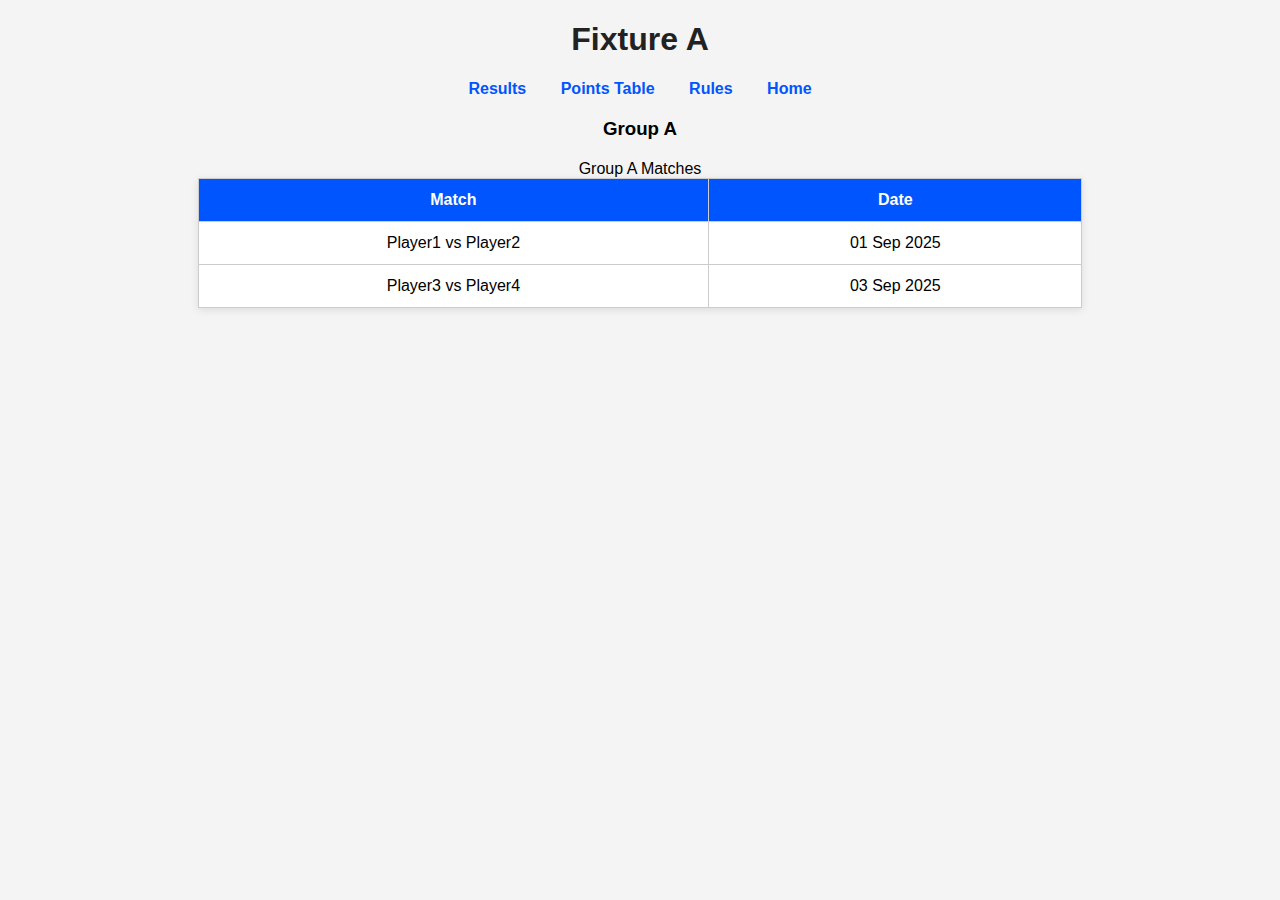
<file: fixtureA.html>
<!DOCTYPE html>
<html lang="en">
<head>
  <meta charset="UTF-8">
  <title>Fixture A</title>
  <link rel="stylesheet" href="style.css">
</head>
<body>
  <h1>Fixture A</h1>
  <nav>
    <a href="resultsA.html">Results</a>
    <a href="points.html">Points Table</a>
    <a href="rules.html">Rules</a>
    <a href="index.html">Home</a>
  </nav>

  <h3>Group A</h3>
  <table>
    <caption>Group A Matches</caption>
    <tr>
      <th>Match</th>
      <th>Date</th>
    </tr>
    <tr>
      <td>Player1 vs Player2</td>
      <td>01 Sep 2025</td>
    </tr>
    <tr>
      <td>Player3 vs Player4</td>
      <td>03 Sep 2025</td>
    </tr>
  </table>
</body>
</html>
</file>
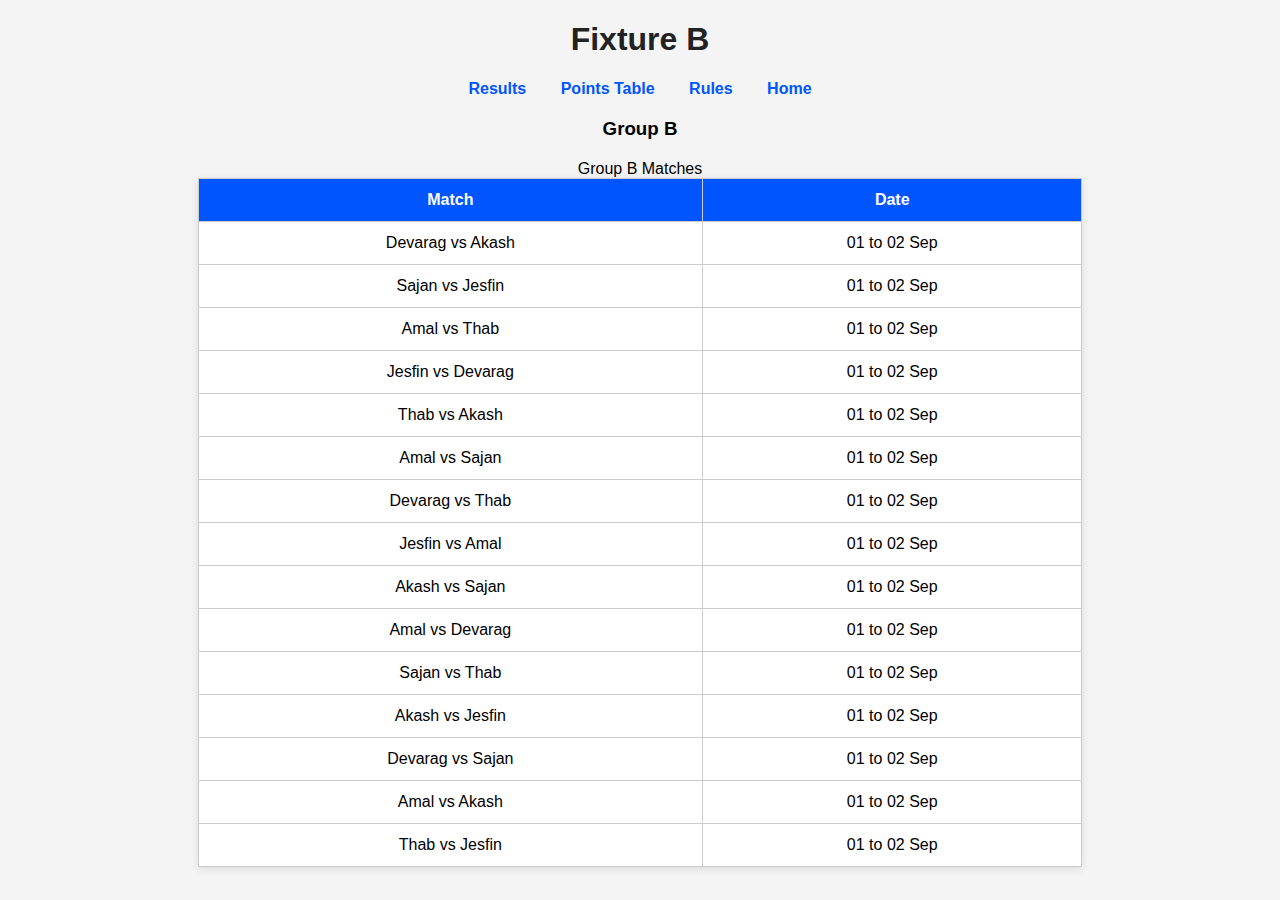
<file: fixtureB.html>
<!DOCTYPE html>
<html lang="en">
<head>
  <meta charset="UTF-8">
  <title>Fixture B</title>
  <link rel="stylesheet" href="style.css">
</head>
<body>
  <h1>Fixture B</h1>
  <nav>
    <a href="resultsB.html">Results</a>
    <a href="points.html">Points Table</a>
    <a href="rules.html">Rules</a>
    <a href="index.html">Home</a>
  </nav>

  <h3>Group B</h3>
  <table>
    <caption>Group B Matches</caption>
    <tr>
      <th>Match</th>
      <th>Date</th>
    <tr>
      <td>Devarag vs Akash</td>
      <td>01 to 02 Sep</td>
    </tr>
    <tr>
      <td>Sajan vs Jesfin</td>
      <td>01 to 02 Sep</td>
    </tr>
      <tr>
      <td>Amal vs Thab</td>
      <td>01 to 02 Sep</td>
    </tr>
        <tr>
      <td>Jesfin vs Devarag</td>
      <td>01 to 02 Sep</td>
    </tr>
      <tr>
      <td>Thab vs Akash</td>
      <td>01 to 02 Sep</td>
    </tr>
      <tr>
      <td>Amal vs Sajan</td>
      <td>01 to 02 Sep</td>
    </tr>
      <tr>
      <td>Devarag vs Thab</td>
      <td>01 to 02 Sep</td>
    </tr>
      <tr>
      <td>Jesfin vs Amal</td>
      <td>01 to 02 Sep</td>
    </tr>
      <tr>
      <td>Akash vs Sajan</td>
      <td>01 to 02 Sep</td>
    </tr>
      <tr>
      <td>Amal vs Devarag</td>
      <td>01 to 02 Sep</td>
    </tr>
      <tr>
      <td>Sajan vs Thab</td>
      <td>01 to 02 Sep</td>
    </tr>
      <tr>
      <td>Akash vs Jesfin</td>
      <td>01 to 02 Sep</td>
    </tr>
    <tr>
      <td>Devarag vs Sajan</td>
      <td>01 to 02 Sep</td>
    </tr>
      <tr>
      <td>Amal vs Akash</td>
      <td>01 to 02 Sep</td>
    </tr>
      <tr>
      <td>Thab vs Jesfin</td>
      <td>01 to 02 Sep</td>
    </tr>
  
  </table>
</body>
</html>
</file>
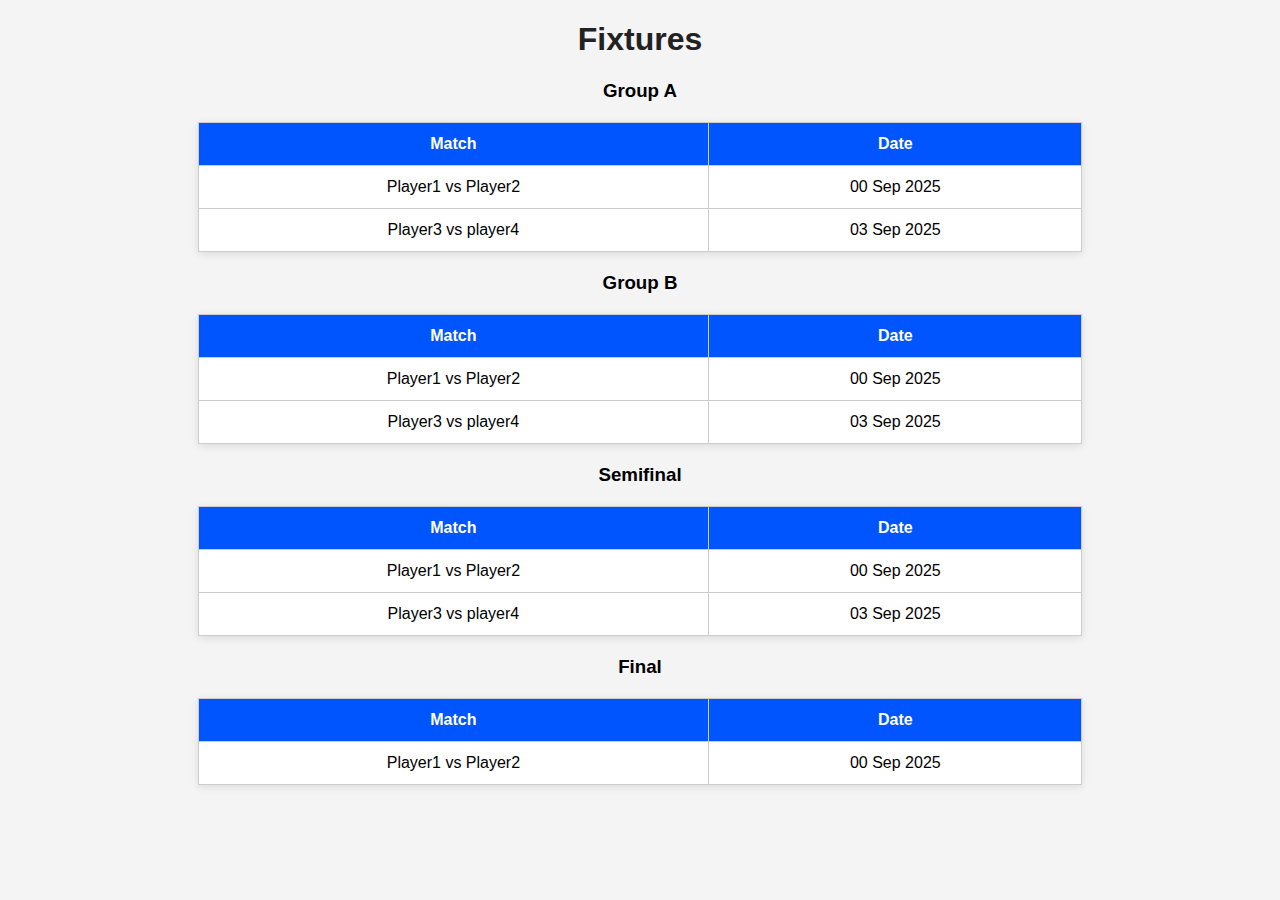
<file: fixtures.html>
<!DOCTYPE html>
<html lang="en">
<head>
  <meta charset="UTF-8">
  <title>Fixtures</title>
  <link rel="stylesheet" href="style.css">
</head>
<body>
  <h1>Fixtures</h1>
  <h3>Group A</h3>
  <table>
    <tr>
      <th>Match</th>
      <th>Date</th>
    </tr>
    <tr>
      <td>Player1 vs Player2</td>
      <td>00 Sep 2025</td>
    </tr>
    <tr>
      <td>Player3 vs player4</td>
      <td>03 Sep 2025</td>
    </tr>
  </table>
  <h3>Group B</h3>
  <table>
    <tr>
      <th>Match</th>
      <th>Date</th>
    </tr>
    <tr>
      <td>Player1 vs Player2</td>
      <td>00 Sep 2025</td>
    </tr>
    <tr>
      <td>Player3 vs player4</td>
      <td>03 Sep 2025</td>
    </tr>
  </table> 
  <h3>Semifinal</h3>
  <table>
    <tr>
      <th>Match</th>
      <th>Date</th>
    </tr>
    <tr>
      <td>Player1 vs Player2</td>
      <td>00 Sep 2025</td>
    </tr>
    <tr>
      <td>Player3 vs player4</td>
      <td>03 Sep 2025</td>
    </tr>
  </table>
  <h3>Final</h3>
  <table>
    <tr>
      <th>Match</th>
      <th>Date</th>
    </tr>
    <tr>
      <td>Player1 vs Player2</td>
      <td>00 Sep 2025</td>
    </tr>
  </table>
</body>
</html>
</file>
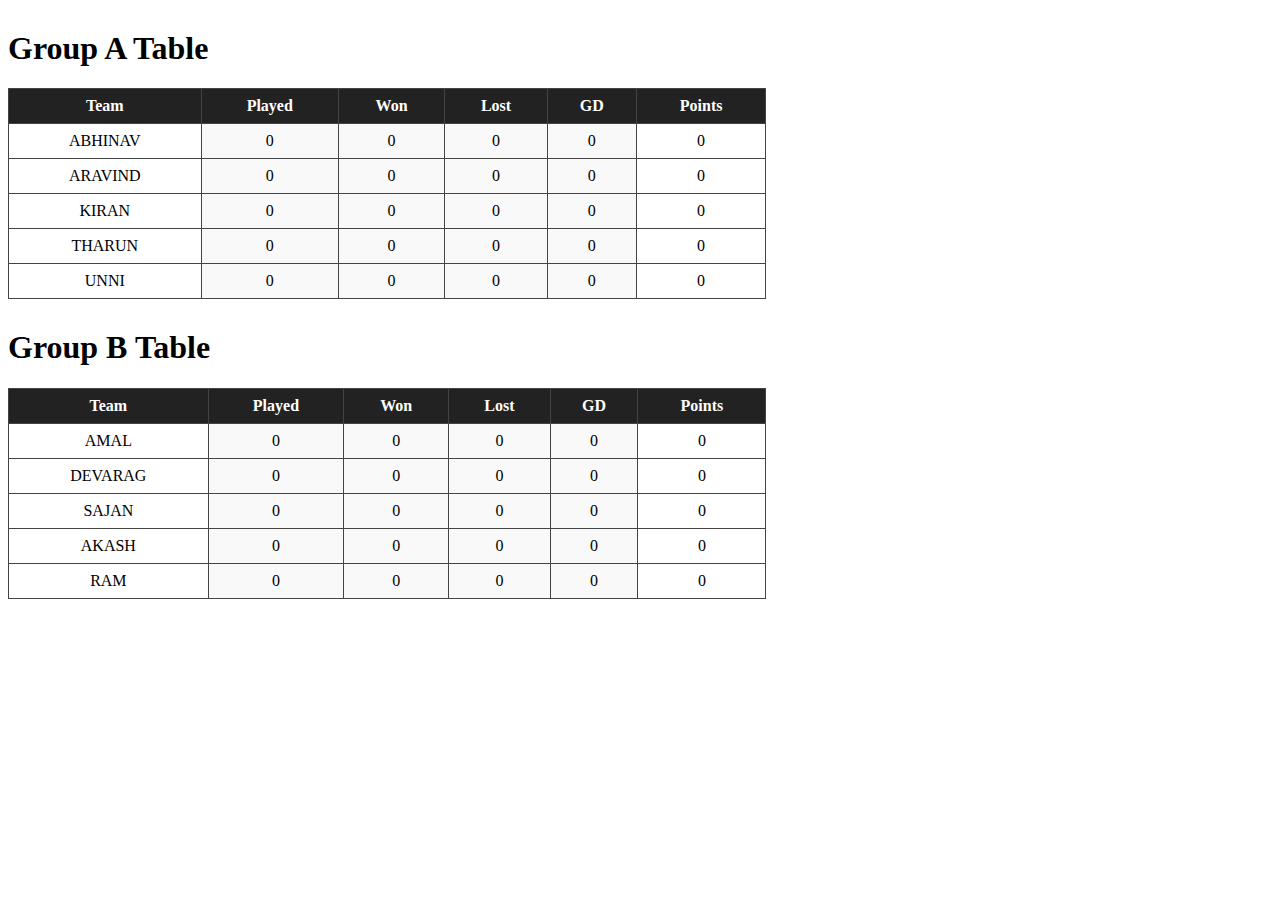
<file: points.html>
<!DOCTYPE html>
<html lang="en">
<head>
  <meta charset="UTF-8">
  <title>Points Table</title>
  <style>
    table {
      border-collapse: collapse;
      width: 60%;
      margin-bottom: 30px;
    }
    th, td {
      border: 1px solid #444;
      padding: 8px;
      text-align: center;
    }
    th {
      background: #222;
      color: white;
    }
    td[contenteditable="true"] {
      background: #f9f9f9;
    }
    h1 {
      margin-top: 30px;
    }
  </style>
</head>
<body>
  <h1>Group A Table</h1>
  <table id="groupA">
    <tr>
      <th>Team</th>
      <th>Played</th>
      <th>Won</th>
      <th>Lost</th>
      <th>GD</th>
      <th>Points</th>
    </tr>
    <tr>
      <td>ABHINAV</td>
      <td contenteditable="true">0</td>
      <td contenteditable="true">0</td>
      <td contenteditable="true">0</td>
      <td contenteditable="true">0</td>
      <td>0</td>
    </tr>
    <tr>
      <td>ARAVIND</td>
      <td contenteditable="true">0</td>
      <td contenteditable="true">0</td>
      <td contenteditable="true">0</td>
      <td contenteditable="true">0</td>
      <td>0</td>
    </tr>
    <tr>
      <td>KIRAN</td>
      <td contenteditable="true">0</td>
      <td contenteditable="true">0</td>
      <td contenteditable="true">0</td>
      <td contenteditable="true">0</td>
      <td>0</td>
    </tr>
    <tr>
      <td>THARUN</td>
      <td contenteditable="true">0</td>
      <td contenteditable="true">0</td>
      <td contenteditable="true">0</td>
      <td contenteditable="true">0</td>
      <td>0</td>
    </tr>
     <tr>
      <td>UNNI</td>
      <td contenteditable="true">0</td>
      <td contenteditable="true">0</td>
      <td contenteditable="true">0</td>
      <td contenteditable="true">0</td>
      <td>0</td>
    </tr>
  </table>

  <h1>Group B Table</h1>
   <table id="groupB">
    <tr>
      <th>Team</th>
      <th>Played</th>
      <th>Won</th>
      <th>Lost</th>
      <th>GD</th>
      <th>Points</th>
    </tr>
    <tr>
      <td>AMAL</td>
      <td contenteditable="true">0</td>
      <td contenteditable="true">0</td>
      <td contenteditable="true">0</td>
      <td contenteditable="true">0</td>
      <td>0</td>
    </tr>
    <tr>
      <td>DEVARAG</td>
      <td contenteditable="true">0</td>
      <td contenteditable="true">0</td>
      <td contenteditable="true">0</td>
      <td contenteditable="true">0</td>
      <td>0</td>
    </tr>
    <tr>
      <td>SAJAN</td>
      <td contenteditable="true">0</td>
      <td contenteditable="true">0</td>
      <td contenteditable="true">0</td>
      <td contenteditable="true">0</td>
      <td>0</td>
    </tr>
    <tr>
      <td>AKASH</td>
      <td contenteditable="true">0</td>
      <td contenteditable="true">0</td>
      <td contenteditable="true">0</td>
      <td contenteditable="true">0</td>
      <td>0</td>
    </tr>
    <tr>
      <td>RAM</td>
      <td contenteditable="true">0</td>
      <td contenteditable="true">0</td>
      <td contenteditable="true">0</td>
      <td contenteditable="true">0</td>
      <td>0</td>
    </tr>
  </table>

  <script>
    function updatePointsAndSort(tableId) {
      let table = document.getElementById(tableId);
      let rows = Array.from(table.rows).slice(1); // skip header row

      // update points
      rows.forEach(row => {
        let wins = parseInt(row.cells[2].innerText) || 0;
        row.cells[5].innerText = wins * 3; // 3 points per win
      });

      // sort
      rows.sort((a, b) => {
        let pointsA = parseInt(a.cells[5].innerText) || 0;
        let pointsB = parseInt(b.cells[5].innerText) || 0;

        let gdA = parseInt(a.cells[4].innerText) || 0;
        let gdB = parseInt(b.cells[4].innerText) || 0;

        let winA = parseInt(a.cells[2].innerText) || 0;
        let winB = parseInt(b.cells[2].innerText) || 0;

        if (pointsB !== pointsA) return pointsB - pointsA;
        if (gdB !== gdA) return gdB - gdA;
        return winB - winA;
      });

      // reattach
      rows.forEach(row => table.appendChild(row));
    }

    // Auto update + sort when any editable cell changes
    document.querySelectorAll("td[contenteditable='true']").forEach(cell => {
      cell.addEventListener("input", () => {
        updatePointsAndSort("groupA");
        updatePointsAndSort("groupB");
      });
    });
  </script>
</body>
</html>
</file>
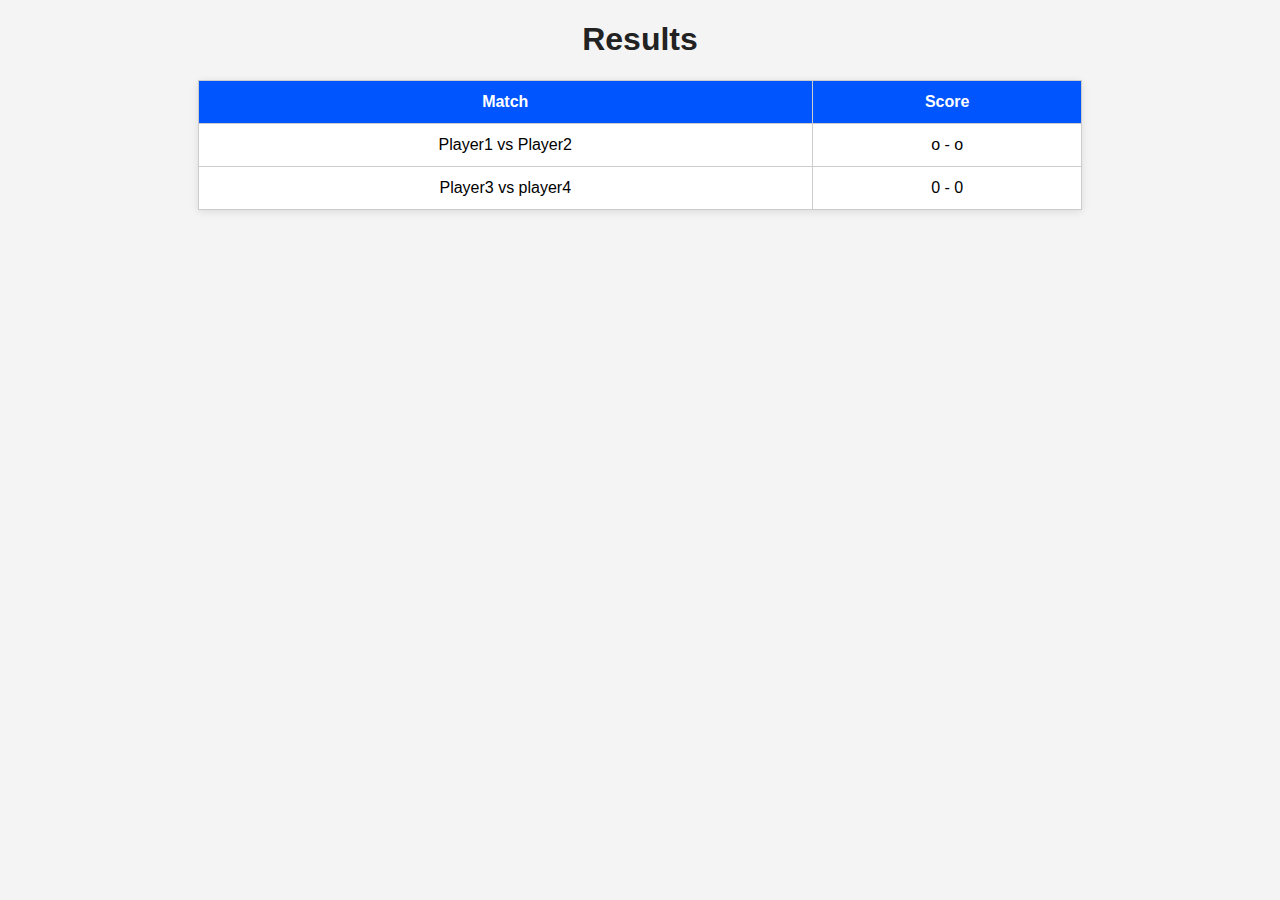
<file: results.html>
<!DOCTYPE html>
<html lang="en">
<head>
  <meta charset="UTF-8">
  <title>Results</title>
  <link rel="stylesheet" href="style.css">
</head>
<body>
  <h1>Results</h1>
  <table>
    <tr>
      <th>Match</th>
      <th>Score</th>
    </tr>
    <tr>
      <td>Player1 vs Player2</td>
      <td>o - o</td>
    </tr>
    <tr>
      <td>Player3 vs player4</td>
      <td>0 - 0</td>
    </tr>
  </table>
</body>
</html>
</file>
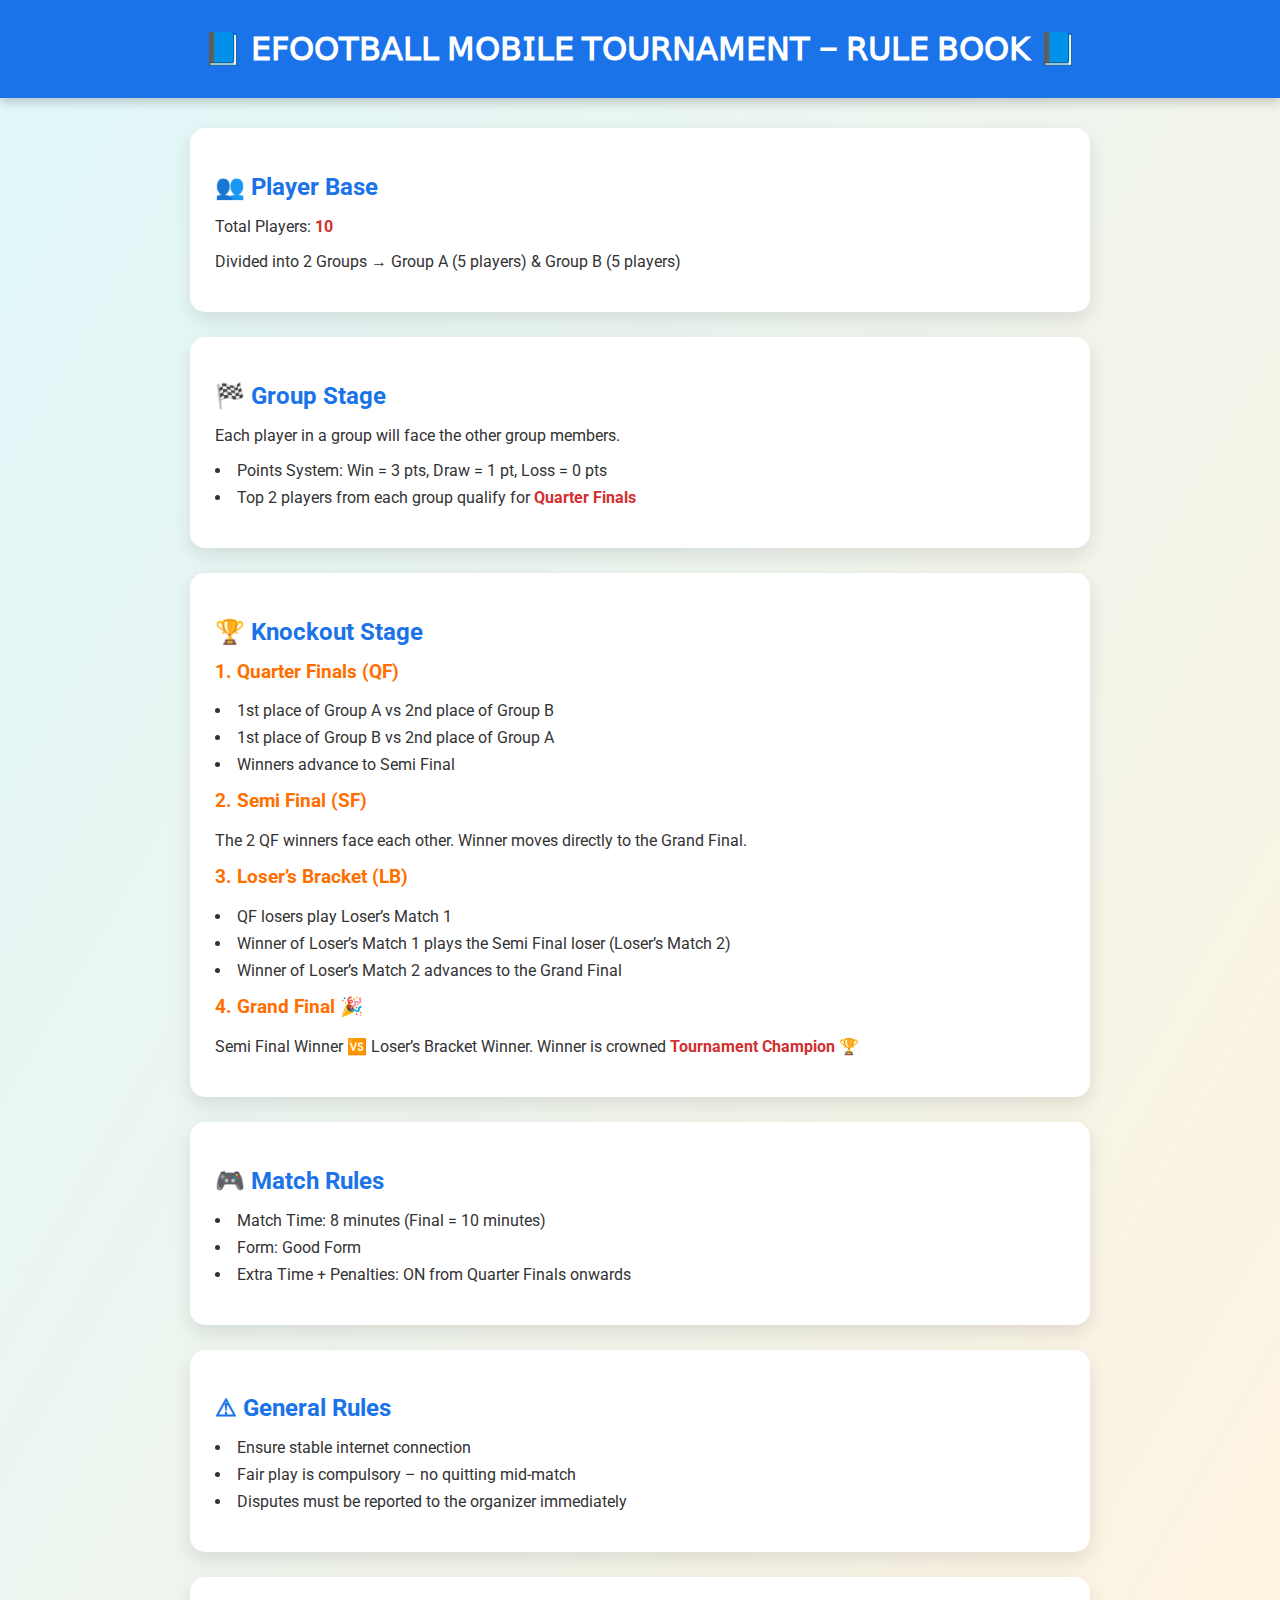
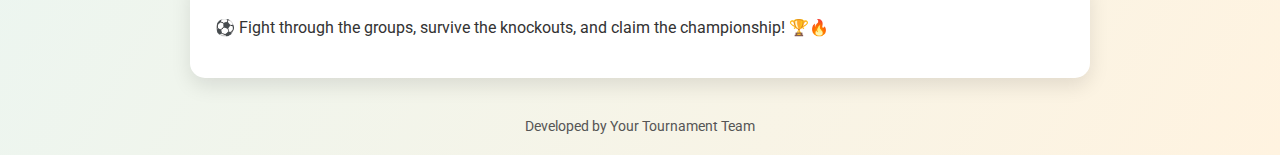
<file: rules.html>
<!DOCTYPE html>
<html lang="en">
<head>
  <meta charset="UTF-8">
  <meta name="viewport" content="width=device-width, initial-scale=1.0">
  <title>eFootball Mobile Tournament Rules</title>
  <link href="https://fonts.googleapis.com/css2?family=Roboto:wght@400;700&display=swap" rel="stylesheet">
  <style>
    body {
      font-family: 'Roboto', sans-serif;
      background: linear-gradient(120deg, #e0f7fa, #fff3e0);
      margin: 0;
      padding: 0;
      color: #333;
    }

    header {
      background-color: #1a73e8;
      color: white;
      text-align: center;
      padding: 30px 20px;
      font-size: 2rem;
      font-weight: 700;
      box-shadow: 0 4px 10px rgba(0,0,0,0.2);
    }

    .container {
      max-width: 900px;
      margin: 30px auto;
      padding: 0 20px;
    }

    .card {
      background-color: white;
      border-radius: 15px;
      padding: 25px;
      margin-bottom: 25px;
      box-shadow: 0 8px 20px rgba(0,0,0,0.1);
      transition: transform 0.2s;
    }

    .card:hover {
      transform: translateY(-5px);
    }

    h2 {
      color: #1a73e8;
      margin-bottom: 15px;
      display: flex;
      align-items: center;
      gap: 10px;
    }

    h3 {
      color: #ff6f00;
      margin-top: 15px;
    }

    ul {
      list-style: disc inside;
      margin-left: 0;
      padding-left: 0;
    }

    li {
      margin-bottom: 8px;
    }

    .emoji {
      font-size: 1.5rem;
    }

    .highlight {
      color: #d32f2f;
      font-weight: bold;
    }

    footer {
      text-align: center;
      margin: 40px 0 20px 0;
      color: #555;
      font-size: 0.9rem;
    }
  </style>
</head>
<body>

  <header>
    📘 𝖤𝖥𝖮𝖮𝖳𝖡𝖠𝖫𝖫 𝖬𝖮𝖡𝖨𝖫𝖤 𝖳𝖮𝖴𝖱𝖭𝖠𝖬𝖤𝖭𝖳 – 𝖱𝖴𝖫𝖤 𝖡𝖮𝖮𝖪 📘
  </header>

  <div class="container">

    <div class="card">
      <h2 class="emoji">👥 Player Base</h2>
      <p>Total Players: <span class="highlight">10</span></p>
      <p>Divided into 2 Groups → Group A (5 players) & Group B (5 players)</p>
    </div>

    <div class="card">
      <h2 class="emoji">🏁 Group Stage</h2>
      <p>Each player in a group will face the other group members.</p>
      <ul>
        <li>Points System: Win = 3 pts, Draw = 1 pt, Loss = 0 pts</li>
        <li>Top 2 players from each group qualify for <span class="highlight">Quarter Finals</span></li>
      </ul>
    </div>

    <div class="card">
      <h2 class="emoji">🏆 Knockout Stage</h2>
      
      <h3>1. Quarter Finals (QF)</h3>
      <ul>
        <li>1st place of Group A vs 2nd place of Group B</li>
        <li>1st place of Group B vs 2nd place of Group A</li>
        <li>Winners advance to Semi Final</li>
      </ul>

      <h3>2. Semi Final (SF)</h3>
      <p>The 2 QF winners face each other. Winner moves directly to the Grand Final.</p>

      <h3>3. Loser’s Bracket (LB)</h3>
      <ul>
        <li>QF losers play Loser’s Match 1</li>
        <li>Winner of Loser’s Match 1 plays the Semi Final loser (Loser’s Match 2)</li>
        <li>Winner of Loser’s Match 2 advances to the Grand Final</li>
      </ul>

      <h3>4. Grand Final 🎉</h3>
      <p>Semi Final Winner 🆚 Loser’s Bracket Winner. Winner is crowned <span class="highlight">Tournament Champion 🏆</span></p>
    </div>

    <div class="card">
      <h2 class="emoji">🎮 Match Rules</h2>
      <ul>
        <li>Match Time: 8 minutes (Final = 10 minutes)</li>
        <li>Form: Good Form</li>
        <li>Extra Time + Penalties: ON from Quarter Finals onwards</li>
      </ul>
    </div>

    <div class="card">
      <h2 class="emoji">⚠ General Rules</h2>
      <ul>
        <li>Ensure stable internet connection</li>
        <li>Fair play is compulsory – no quitting mid-match</li>
        <li>Disputes must be reported to the organizer immediately</li>
      </ul>
    </div>

    <div class="card">
      <p>⚽ Fight through the groups, survive the knockouts, and claim the championship! 🏆🔥</p>
    </div>

  </div>

  <footer>
    Developed by Your Tournament Team
  </footer>

</body>
</html>
</file>
<file: style.css>
body {
  font-family: Arial, sans-serif;
  background: #f4f4f4;
  text-align: center;
}

h1 {
  color: #222;
}

nav {
  margin: 20px;
}

nav a {
  margin: 0 15px;
  text-decoration: none;
  font-weight: bold;
  color: #0055ff;
}

table {
  margin: 20px auto;
  border-collapse: collapse;
  width: 70%;
  background: #fff;
  box-shadow: 0 2px 8px rgba(0,0,0,0.1);
}

th, td {
  border: 1px solid #ccc;
  padding: 12px;
}

th {
  background: #0055ff;
  color: #fff;
}
</file>
